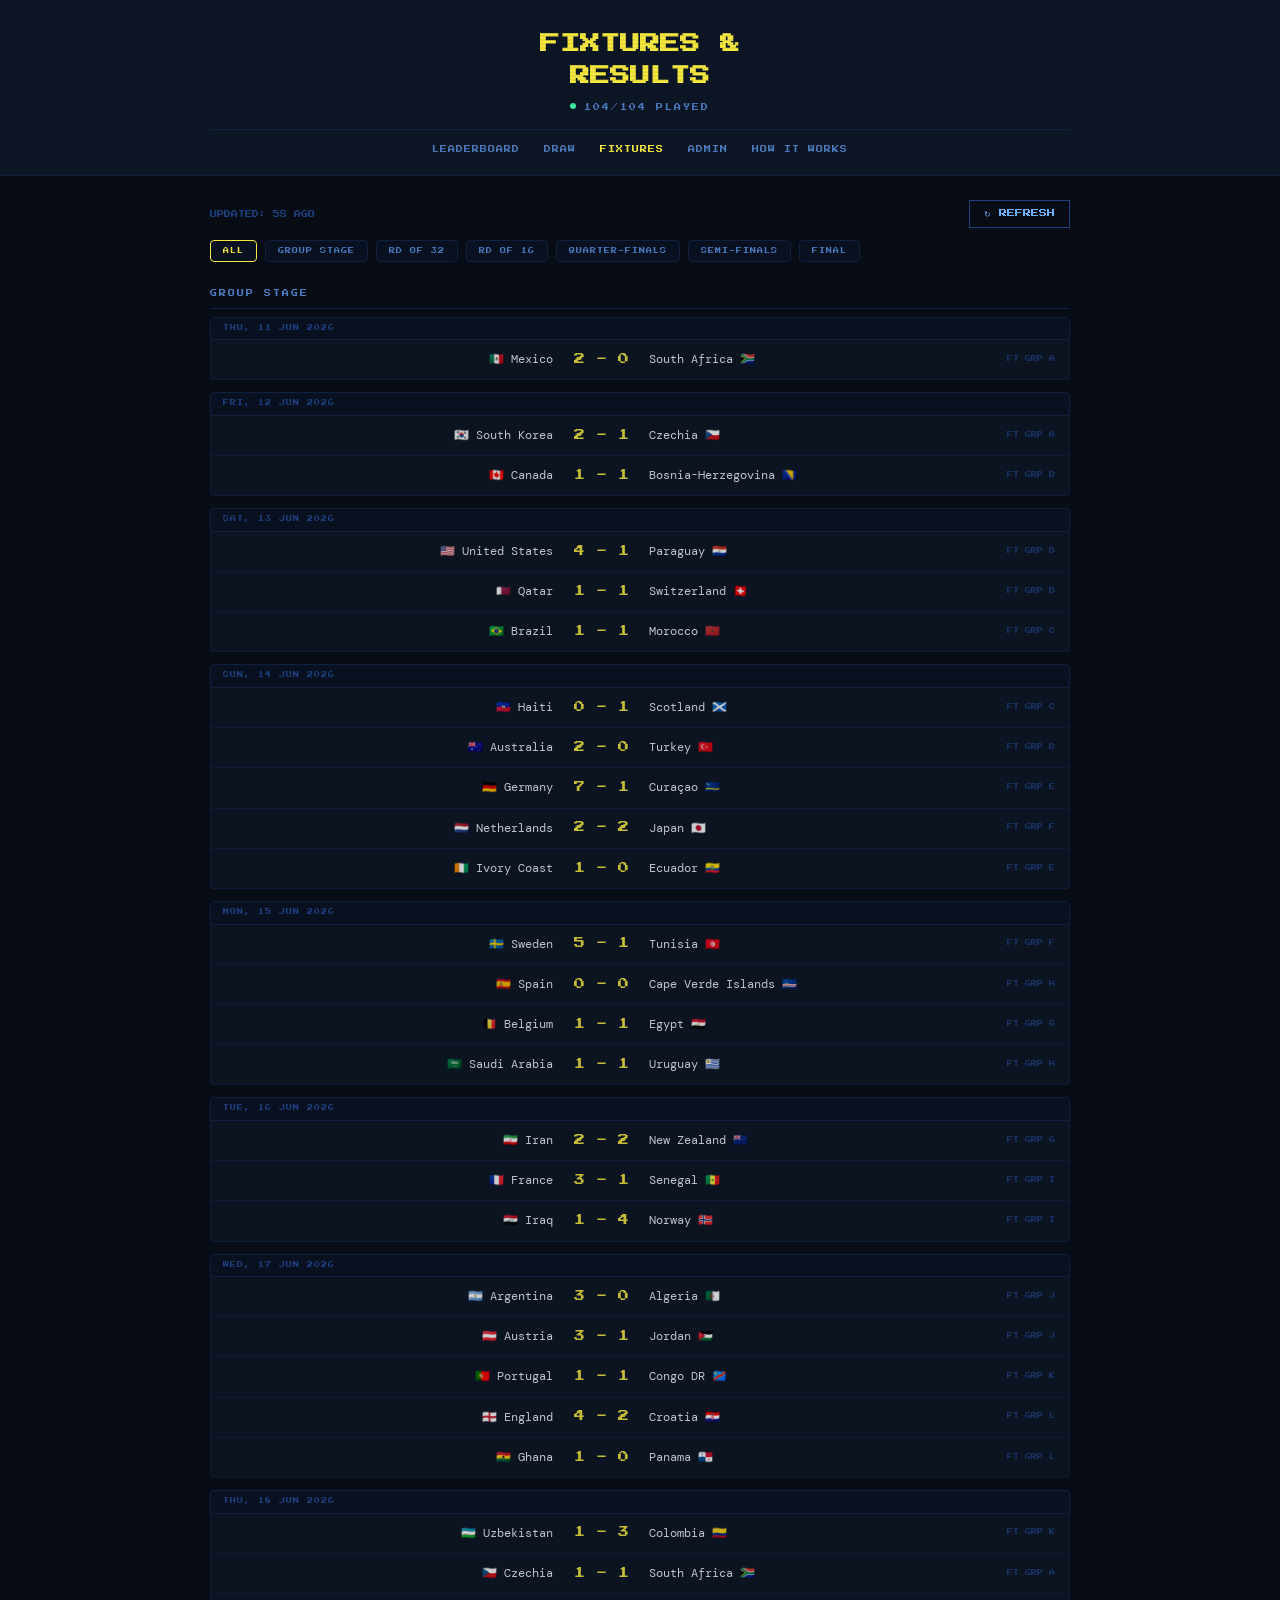
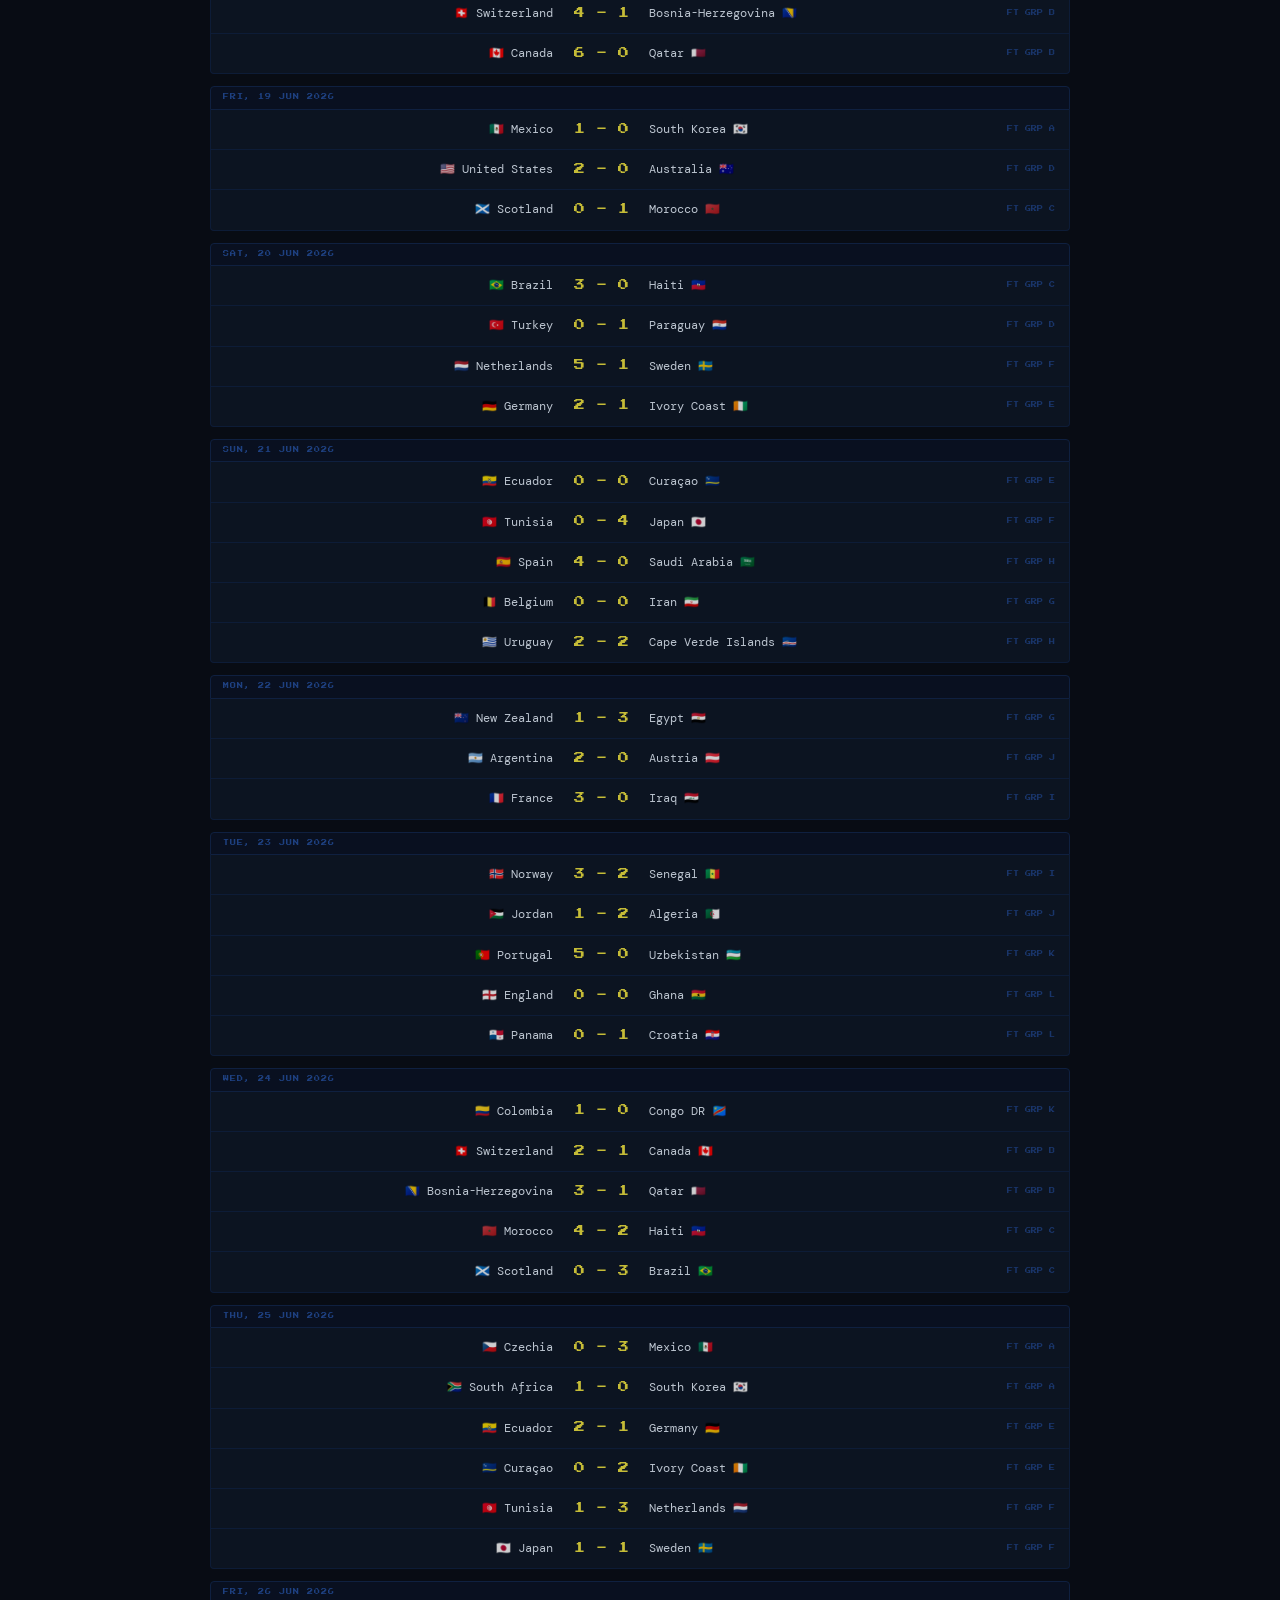
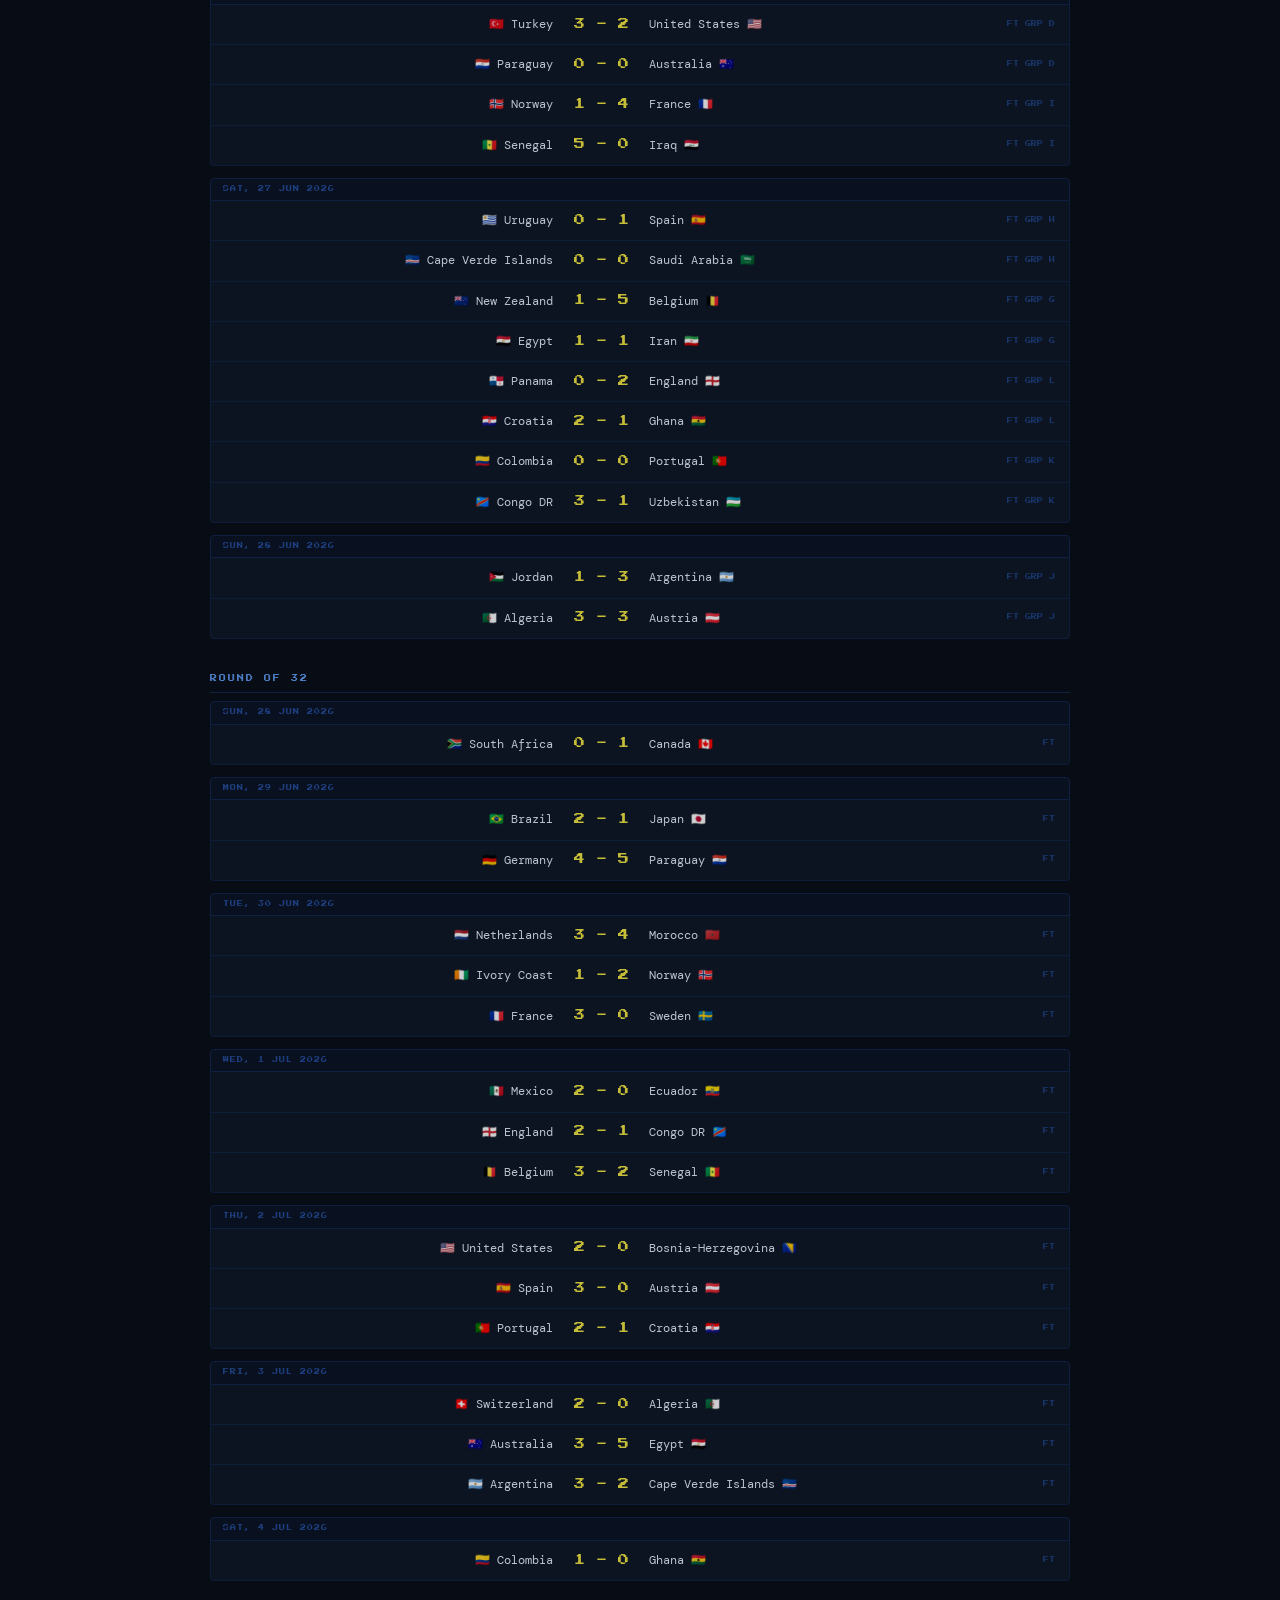
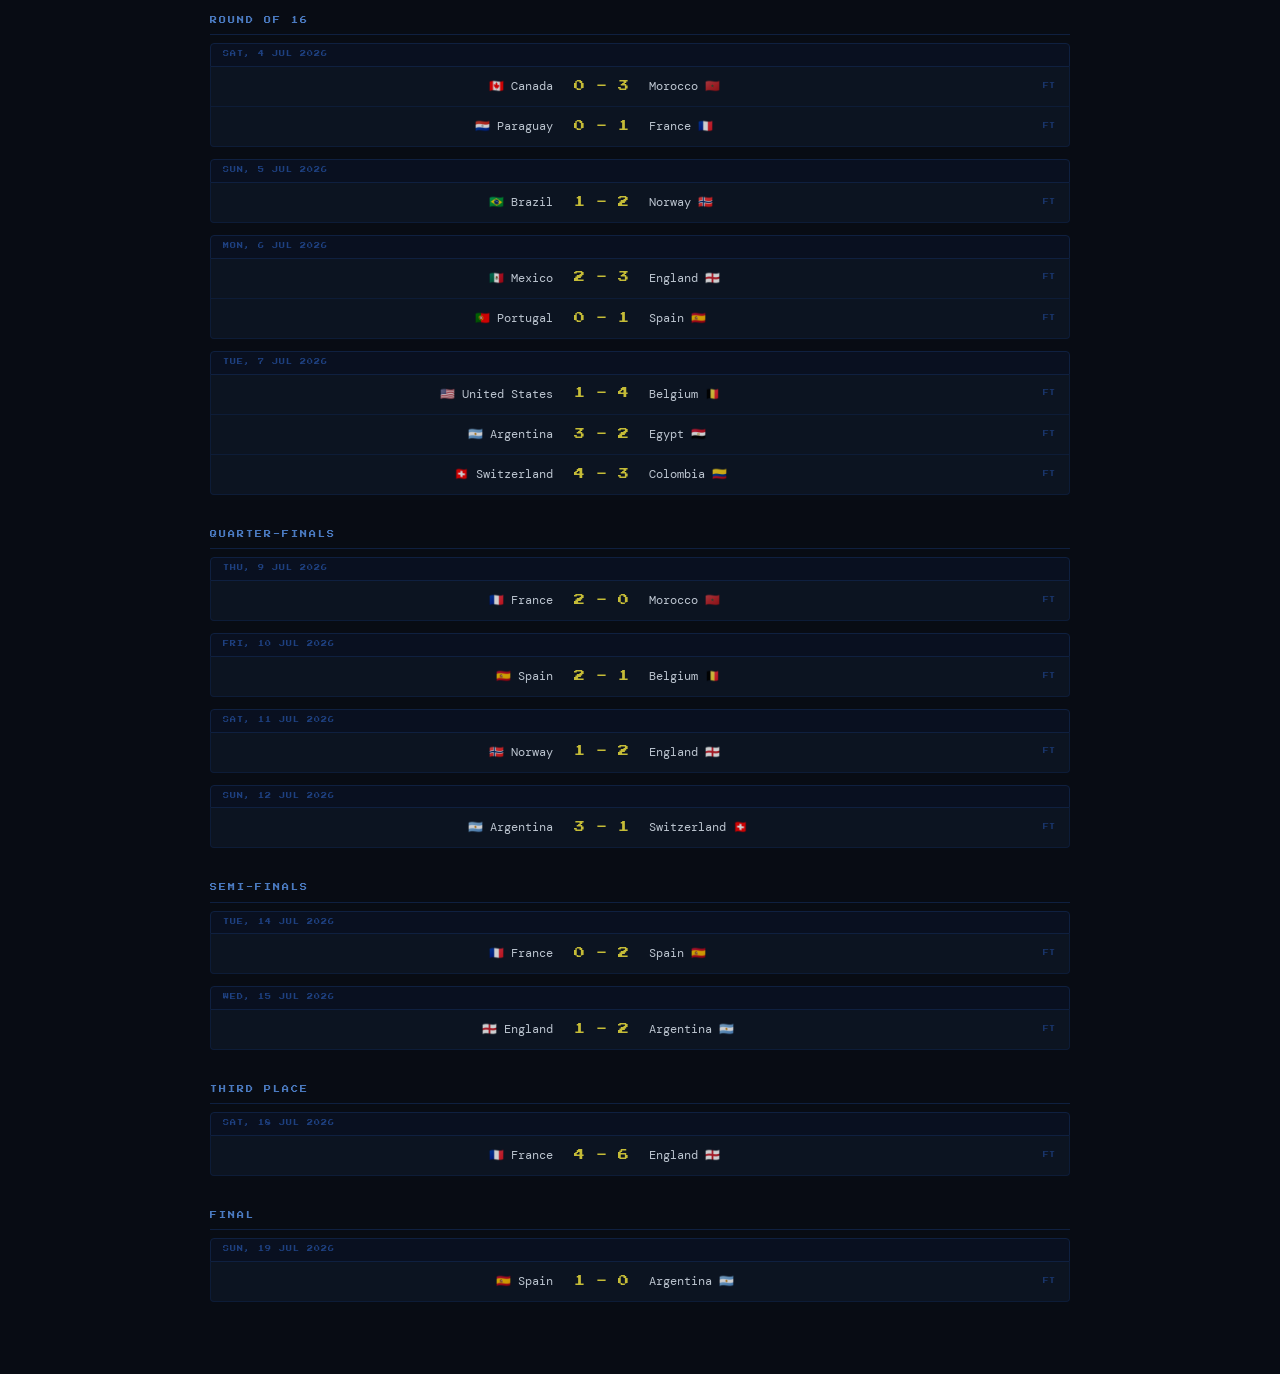
<file: fixtures.html>
<!DOCTYPE html>
<html lang="en">
<head>
  <meta charset="UTF-8">
  <meta name="viewport" content="width=device-width, initial-scale=1.0, viewport-fit=cover">
  <meta name="theme-color" content="#0a0f1a">
  <title>WC2026 Sweepstakes — Fixtures</title>
  <link rel="preconnect" href="https://fonts.googleapis.com">
  <link rel="preconnect" href="https://fonts.gstatic.com" crossorigin>
  <link href="https://fonts.googleapis.com/css2?family=Press+Start+2P&family=DM+Mono:wght@400;500&display=swap" rel="stylesheet">
  <link rel="stylesheet" href="css/style.css">
  <style>
    .stage-block { margin-bottom: 24px; }
    .stage-heading {
      font-family: var(--font-pixel);
      font-size: 7px;
      color: var(--text-muted);
      letter-spacing: 2px;
      padding: 10px 0 8px;
      border-bottom: 1px solid var(--border);
      margin-bottom: 8px;
    }
    .date-group { margin-bottom: 12px; }
    .date-label {
      font-family: var(--font-pixel);
      font-size: 6px;
      color: var(--text-dim);
      letter-spacing: 1px;
      padding: 6px 12px;
      background: var(--bg-row);
      border: 1px solid var(--border);
      border-radius: var(--radius) var(--radius) 0 0;
      display: block;
    }
    .fixture {
      display: grid;
      grid-template-columns: 1fr 80px 1fr 70px;
      align-items: center;
      gap: 8px;
      padding: 10px 14px;
      background: var(--bg-card);
      border: 1px solid var(--border);
      border-top: none;
      font-size: 12px;
    }
    .fixture:last-child { border-radius: 0 0 var(--radius) var(--radius); }
    .fixture.live { border-left: 3px solid var(--teal); background: rgba(64,224,160,.04); }
    .fixture.finished { opacity: .8; }

    .team-name { font-family: var(--font-mono); color: var(--text-primary); }
    .team-name.home { text-align: right; }
    .team-name.away { text-align: left; }

    .score-box {
      text-align: center;
      font-family: var(--font-pixel);
      font-size: 11px;
      color: var(--yellow);
      white-space: nowrap;
    }
    .score-box.upcoming { font-size: 9px; color: var(--text-dim); }
    .score-box.live { color: var(--teal); }

    .fixture-meta {
      font-family: var(--font-pixel);
      font-size: 6px;
      color: var(--text-dim);
      text-align: right;
      white-space: nowrap;
    }
    .live-badge {
      display: inline-block;
      font-family: var(--font-pixel);
      font-size: 6px;
      color: var(--teal);
      border: 1px solid var(--teal);
      padding: 2px 5px;
      animation: blink 1.2s step-end infinite;
    }

    .filter-bar {
      display: flex; gap: 8px; margin-bottom: 16px; flex-wrap: wrap;
    }
    .filter-btn {
      font-family: var(--font-pixel);
      font-size: 6px;
      padding: 7px 12px;
      background: var(--bg-row);
      border: 1px solid var(--border);
      color: var(--text-muted);
      cursor: pointer;
      border-radius: var(--radius);
      letter-spacing: 1px;
    }
    .filter-btn.active, .filter-btn:hover {
      border-color: var(--yellow);
      color: var(--yellow);
    }
  </style>
</head>
<body>

<header class="site-header scanline">
  <div class="container">
    <h1 class="site-title">FIXTURES &<br>RESULTS</h1>
    <p class="site-meta"><span class="live-dot"></span><span id="header-meta">LOADING</span></p>
    <nav class="nav-links">
      <a href="index.html">LEADERBOARD</a>
      <a href="draw.html">DRAW</a>
      <a href="fixtures.html" class="active">FIXTURES</a>

      <a href="admin.html">ADMIN</a>
      <a href="how-it-works.html">HOW IT WORKS</a>
    </nav>
  </div>
</header>

<main class="container">

  <div id="error-banner"></div>

  <div class="meta-bar">
    <span class="meta-info" id="last-updated">UPDATED: —</span>
    <div class="meta-actions">
      <button class="btn-ghost" id="refresh-btn">↻ REFRESH</button>
    </div>
  </div>

  <div class="filter-bar" id="filter-bar">
    <button class="filter-btn active" data-stage="ALL">ALL</button>
    <button class="filter-btn" data-stage="GROUP_STAGE">GROUP STAGE</button>
    <button class="filter-btn" data-stage="LAST_32">RD OF 32</button>
    <button class="filter-btn" data-stage="LAST_16">RD OF 16</button>
    <button class="filter-btn" data-stage="QUARTER_FINALS">QUARTER-FINALS</button>
    <button class="filter-btn" data-stage="SEMI_FINALS">SEMI-FINALS</button>
    <button class="filter-btn" data-stage="FINAL">FINAL</button>
  </div>

  <div id="fixtures-container">
    <p style="font-family:var(--font-pixel);font-size:8px;color:var(--text-dim);padding:40px 0;text-align:center">LOADING FIXTURES...</p>
  </div>

</main>

<script src="js/config.js"></script>
<script src="js/teams.js"></script>
<script src="js/api.js"></script>
<script src="js/fixtures.js"></script>
</body>
</html>
</file>
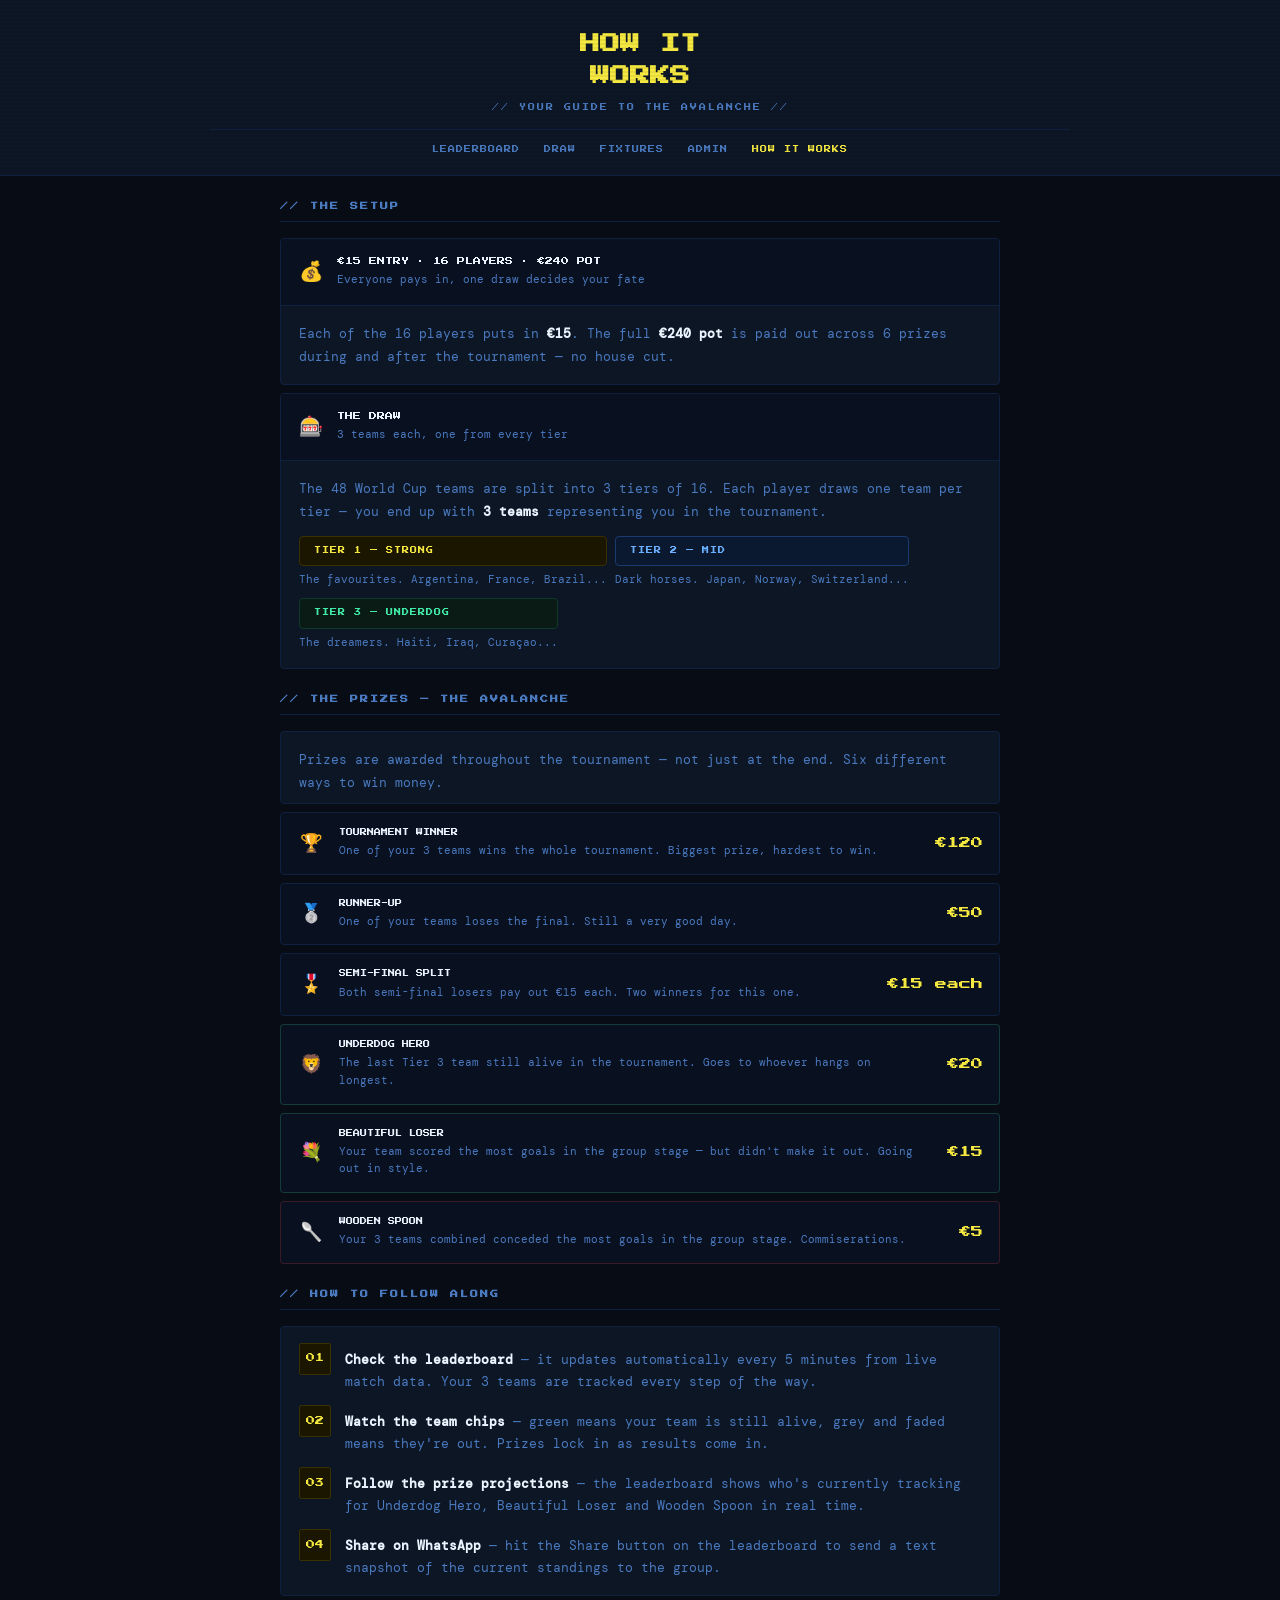
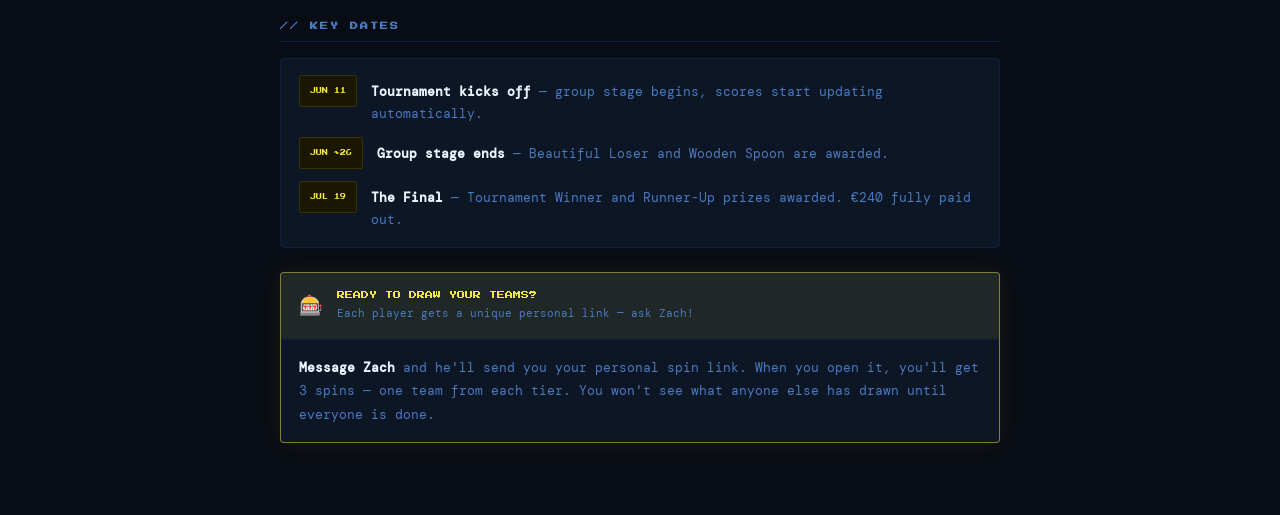
<file: how-it-works.html>
<!DOCTYPE html>
<html lang="en">
<head>
  <meta charset="UTF-8">
  <meta name="viewport" content="width=device-width, initial-scale=1.0, viewport-fit=cover">
  <meta name="theme-color" content="#0a0f1a">
  <title>WC2026 Sweepstakes — How It Works</title>
  <link rel="preconnect" href="https://fonts.googleapis.com">
  <link rel="preconnect" href="https://fonts.gstatic.com" crossorigin>
  <link href="https://fonts.googleapis.com/css2?family=Press+Start+2P&family=DM+Mono:wght@400;500&display=swap" rel="stylesheet">
  <link rel="stylesheet" href="css/style.css">
  <style>
    .how-section { margin-bottom: 24px; }
    .how-section h2 {
      font-family: var(--font-pixel);
      font-size: 8px;
      color: var(--text-muted);
      letter-spacing: 2px;
      margin-bottom: 16px;
      padding-bottom: 8px;
      border-bottom: 1px solid var(--border);
    }
    .how-block {
      background: var(--bg-card);
      border: 1px solid var(--border);
      border-radius: var(--radius);
      margin-bottom: 8px;
      overflow: hidden;
    }
    .how-block-header {
      display: flex;
      align-items: center;
      gap: 14px;
      padding: 16px 18px;
      background: var(--bg-row);
      border-bottom: 1px solid var(--border);
    }
    .how-icon { font-size: 1.4rem; flex-shrink: 0; }
    .how-title { font-family: var(--font-pixel); font-size: 8px; color: var(--text-primary); }
    .how-subtitle { font-size: 11px; color: var(--text-muted); margin-top: 3px; }
    .how-body { padding: 16px 18px; font-size: 13px; color: var(--text-muted); line-height: 1.8; }
    .how-body strong { color: var(--text-primary); font-family: var(--font-mono); }
    .how-body .highlight { color: var(--yellow); font-family: var(--font-pixel); font-size: 9px; }

    /* Prize grid */
    .prize-grid { display: grid; gap: 8px; }
    .prize-card {
      display: grid;
      grid-template-columns: 2rem 1fr auto;
      align-items: center;
      gap: 14px;
      padding: 14px 16px;
      background: var(--bg-row);
      border: 1px solid var(--border);
      border-radius: var(--radius);
    }
    .prize-card-icon { font-size: 1.3rem; text-align: center; }
    .prize-card-name { font-family: var(--font-pixel); font-size: 7px; color: var(--text-primary); margin-bottom: 4px; }
    .prize-card-desc { font-size: 11px; color: var(--text-muted); }
    .prize-card-amt { font-family: var(--font-pixel); font-size: 12px; color: var(--yellow); white-space: nowrap; }

    /* Tier chips */
    .tier-chips { display: flex; gap: 8px; flex-wrap: wrap; margin-top: 12px; }
    .tier-chip {
      padding: 8px 14px;
      border-radius: var(--radius);
      font-family: var(--font-pixel);
      font-size: 7px;
      letter-spacing: 1px;
    }
    .tier-chip--1 { background: #1a1600; border: 1px solid #3a3000; color: var(--yellow); }
    .tier-chip--2 { background: #0a1830; border: 1px solid #1a3a70; color: var(--blue); }
    .tier-chip--3 { background: #0a1a14; border: 1px solid #0f3a2a; color: var(--teal); }
    .tier-chip-desc { font-size: 11px; color: var(--text-muted); margin-top: 4px; }

    /* Steps */
    .steps { display: flex; flex-direction: column; gap: 12px; }
    .step { display: flex; gap: 14px; align-items: flex-start; }
    .step-num {
      font-family: var(--font-pixel);
      font-size: 9px;
      color: var(--yellow);
      background: #1a1600;
      border: 1px solid #3a3000;
      width: 32px; height: 32px;
      display: flex; align-items: center; justify-content: center;
      flex-shrink: 0;
      border-radius: 2px;
    }
    .step-text { font-size: 13px; color: var(--text-muted); padding-top: 6px; line-height: 1.7; }
    .step-text strong { color: var(--text-primary); }
  </style>
</head>
<body>

<header class="site-header scanline">
  <div class="container">
    <h1 class="site-title">HOW IT<br>WORKS</h1>
    <p class="site-meta">// YOUR GUIDE TO THE AVALANCHE //</p>
    <nav class="nav-links">
      <a href="index.html">LEADERBOARD</a>
      <a href="draw.html">DRAW</a>
      <a href="fixtures.html">FIXTURES</a>
      <a href="admin.html">ADMIN</a>
      <a href="how-it-works.html" class="active">HOW IT WORKS</a>
    </nav>
  </div>
</header>

<main class="container" style="max-width:760px">

  <!-- The Setup -->
  <div class="how-section">
    <h2>// THE SETUP</h2>

    <div class="how-block">
      <div class="how-block-header">
        <span class="how-icon">💰</span>
        <div>
          <div class="how-title">€15 ENTRY · 16 PLAYERS · €240 POT</div>
          <div class="how-subtitle">Everyone pays in, one draw decides your fate</div>
        </div>
      </div>
      <div class="how-body">
        Each of the 16 players puts in <strong>€15</strong>. The full <strong>€240 pot</strong> is paid out across 6 prizes during and after the tournament — no house cut.
      </div>
    </div>

    <div class="how-block">
      <div class="how-block-header">
        <span class="how-icon">🎰</span>
        <div>
          <div class="how-title">THE DRAW</div>
          <div class="how-subtitle">3 teams each, one from every tier</div>
        </div>
      </div>
      <div class="how-body">
        The 48 World Cup teams are split into 3 tiers of 16. Each player draws one team per tier — you end up with <strong>3 teams</strong> representing you in the tournament.
        <div class="tier-chips">
          <div>
            <div class="tier-chip tier-chip--1">TIER 1 — STRONG</div>
            <div class="tier-chip-desc">The favourites. Argentina, France, Brazil...</div>
          </div>
          <div>
            <div class="tier-chip tier-chip--2">TIER 2 — MID</div>
            <div class="tier-chip-desc">Dark horses. Japan, Norway, Switzerland...</div>
          </div>
          <div>
            <div class="tier-chip tier-chip--3">TIER 3 — UNDERDOG</div>
            <div class="tier-chip-desc">The dreamers. Haiti, Iraq, Curaçao...</div>
          </div>
        </div>
      </div>
    </div>
  </div>

  <!-- The Prizes -->
  <div class="how-section">
    <h2>// THE PRIZES — THE AVALANCHE</h2>

    <div class="how-block">
      <div class="how-body" style="padding-bottom:8px">
        Prizes are awarded throughout the tournament — not just at the end. Six different ways to win money.
      </div>
    </div>

    <div class="prize-grid">
      <div class="prize-card">
        <span class="prize-card-icon">🏆</span>
        <div>
          <div class="prize-card-name">TOURNAMENT WINNER</div>
          <div class="prize-card-desc">One of your 3 teams wins the whole tournament. Biggest prize, hardest to win.</div>
        </div>
        <span class="prize-card-amt">€120</span>
      </div>

      <div class="prize-card">
        <span class="prize-card-icon">🥈</span>
        <div>
          <div class="prize-card-name">RUNNER-UP</div>
          <div class="prize-card-desc">One of your teams loses the final. Still a very good day.</div>
        </div>
        <span class="prize-card-amt">€50</span>
      </div>

      <div class="prize-card">
        <span class="prize-card-icon">🎖️</span>
        <div>
          <div class="prize-card-name">SEMI-FINAL SPLIT</div>
          <div class="prize-card-desc">Both semi-final losers pay out €15 each. Two winners for this one.</div>
        </div>
        <span class="prize-card-amt">€15 each</span>
      </div>

      <div class="prize-card" style="border-color:rgba(64,224,160,.2)">
        <span class="prize-card-icon">🦁</span>
        <div>
          <div class="prize-card-name">UNDERDOG HERO</div>
          <div class="prize-card-desc">The last Tier 3 team still alive in the tournament. Goes to whoever hangs on longest.</div>
        </div>
        <span class="prize-card-amt">€20</span>
      </div>

      <div class="prize-card" style="border-color:rgba(64,224,160,.2)">
        <span class="prize-card-icon">💐</span>
        <div>
          <div class="prize-card-name">BEAUTIFUL LOSER</div>
          <div class="prize-card-desc">Your team scored the most goals in the group stage — but didn't make it out. Going out in style.</div>
        </div>
        <span class="prize-card-amt">€15</span>
      </div>

      <div class="prize-card" style="border-color:rgba(255,64,64,.2)">
        <span class="prize-card-icon">🥄</span>
        <div>
          <div class="prize-card-name">WOODEN SPOON</div>
          <div class="prize-card-desc">Your 3 teams combined conceded the most goals in the group stage. Commiserations.</div>
        </div>
        <span class="prize-card-amt">€5</span>
      </div>
    </div>
  </div>

  <!-- How to follow -->
  <div class="how-section">
    <h2>// HOW TO FOLLOW ALONG</h2>

    <div class="how-block">
      <div class="how-body">
        <div class="steps">
          <div class="step">
            <div class="step-num">01</div>
            <div class="step-text"><strong>Check the leaderboard</strong> — it updates automatically every 5 minutes from live match data. Your 3 teams are tracked every step of the way.</div>
          </div>
          <div class="step">
            <div class="step-num">02</div>
            <div class="step-text"><strong>Watch the team chips</strong> — green means your team is still alive, grey and faded means they're out. Prizes lock in as results come in.</div>
          </div>
          <div class="step">
            <div class="step-num">03</div>
            <div class="step-text"><strong>Follow the prize projections</strong> — the leaderboard shows who's currently tracking for Underdog Hero, Beautiful Loser and Wooden Spoon in real time.</div>
          </div>
          <div class="step">
            <div class="step-num">04</div>
            <div class="step-text"><strong>Share on WhatsApp</strong> — hit the Share button on the leaderboard to send a text snapshot of the current standings to the group.</div>
          </div>
        </div>
      </div>
    </div>
  </div>

  <!-- Key dates -->
  <div class="how-section">
    <h2>// KEY DATES</h2>
    <div class="how-block">
      <div class="how-body">
        <div class="steps">
          <div class="step">
            <div class="step-num" style="font-size:6px;width:auto;padding:0 10px">JUN 11</div>
            <div class="step-text"><strong>Tournament kicks off</strong> — group stage begins, scores start updating automatically.</div>
          </div>
          <div class="step">
            <div class="step-num" style="font-size:6px;width:auto;padding:0 10px">JUN ~26</div>
            <div class="step-text"><strong>Group stage ends</strong> — Beautiful Loser and Wooden Spoon are awarded.</div>
          </div>
          <div class="step">
            <div class="step-num" style="font-size:6px;width:auto;padding:0 10px">JUL 19</div>
            <div class="step-text"><strong>The Final</strong> — Tournament Winner and Runner-Up prizes awarded. €240 fully paid out.</div>
          </div>
        </div>
      </div>
    </div>
  </div>

  <!-- Ready to draw callout -->
  <div class="how-block" style="margin-bottom:24px;border-color:rgba(245,232,64,.5);box-shadow:0 0 24px rgba(245,232,64,.08)">
    <div class="how-block-header" style="background:rgba(245,232,64,.08)">
      <span class="how-icon">🎰</span>
      <div>
        <div class="how-title" style="color:var(--yellow)">READY TO DRAW YOUR TEAMS?</div>
        <div class="how-subtitle">Each player gets a unique personal link — ask Zach!</div>
      </div>
    </div>
    <div class="how-body">
      <strong>Message Zach</strong> and he'll send you your personal spin link. When you open it, you'll get 3 spins — one team from each tier. You won't see what anyone else has drawn until everyone is done.
    </div>
  </div>

</main>

<script src="js/config.js"></script>
<script src="js/teams.js"></script>
</body>
</html>
</file>
<file: css/style.css>
@import url('https://fonts.googleapis.com/css2?family=Press+Start+2P&family=DM+Mono:wght@400;500&display=swap');

/* ─── Variables ───────────────────────────────────────────────────── */
:root {
  --bg-page:       #080c14;
  --bg-card:       #0d1625;
  --bg-row:        #091020;
  --bg-row-alt:    #0b1422;
  --border:        #0f2040;
  --border-active: #1e4080;

  --yellow: #f5e840;
  --blue:   #6ab0ff;
  --teal:   #40eca8;
  --red:    #ff4444;
  --muted:  #4a7ac0;
  --dimmed: #1e4080;

  --text-primary:   #eaf4ff;
  --text-secondary: #6ab0ff;
  --text-muted:     #4a7ac0;
  --text-dim:       #1e4080;

  --font-pixel: 'Press Start 2P', monospace;
  --font-mono:  'DM Mono', monospace;
  --radius: 4px;
}

/* ─── Reset ───────────────────────────────────────────────────────── */
*, *::before, *::after { box-sizing: border-box; margin: 0; padding: 0; }
html { font-size: 14px; }
body {
  background: var(--bg-page);
  color: var(--text-primary);
  font-family: var(--font-mono);
  line-height: 1.6;
  min-height: 100vh;
  padding-bottom: calc(48px + env(safe-area-inset-bottom));
}
a { color: var(--blue); text-decoration: none; }
a:hover { color: var(--yellow); }

/* ─── Animations ──────────────────────────────────────────────────── */
@keyframes blink { 0%,100%{opacity:1} 50%{opacity:0} }
.blink { animation: blink 1s step-end infinite; }

/* ─── Scanline ────────────────────────────────────────────────────── */
.scanline { position: relative; }
.scanline::after {
  content: '';
  position: absolute; inset: 0;
  background: repeating-linear-gradient(
    0deg, transparent, transparent 2px,
    rgba(0,0,0,0.06) 2px, rgba(0,0,0,0.06) 4px
  );
  pointer-events: none;
  border-radius: inherit;
}

/* ─── Layout ──────────────────────────────────────────────────────── */
.container { max-width: 900px; margin: 0 auto; padding: 0 20px; }

/* ─── Site Header ─────────────────────────────────────────────────── */
.site-header {
  background: var(--bg-card);
  border-bottom: 1px solid var(--border);
  padding: calc(28px + env(safe-area-inset-top)) 0 20px;
  margin-bottom: 24px;
  text-align: center;
}
.site-title {
  font-family: var(--font-pixel);
  font-size: clamp(14px, 3vw, 20px);
  color: var(--yellow);
  line-height: 1.6;
  margin-bottom: 10px;
}
.site-meta {
  font-family: var(--font-pixel);
  font-size: 7px;
  color: var(--text-muted);
  letter-spacing: 2px;
  margin-bottom: 16px;
}
.live-dot {
  display: inline-block;
  width: 6px; height: 6px;
  background: var(--teal);
  border-radius: 50%;
  margin-right: 8px;
  animation: blink 1.2s step-end infinite;
  vertical-align: 2px;
}
.nav-links {
  display: flex; justify-content: center; gap: 24px;
  border-top: 1px solid var(--border);
  padding-top: 14px; margin-top: 4px;
}
.nav-links a {
  font-family: var(--font-pixel);
  font-size: 7px;
  color: var(--text-muted);
  letter-spacing: 1px;
}
.nav-links a:hover, .nav-links a.active { color: var(--yellow); }

/* ─── Stat cards ──────────────────────────────────────────────────── */
.stat-grid {
  display: grid;
  grid-template-columns: repeat(auto-fit, minmax(100px, 1fr));
  gap: 8px;
  margin-bottom: 16px;
}
.stat-card {
  background: var(--bg-row);
  border: 1px solid var(--border);
  border-radius: var(--radius);
  padding: 14px;
}
.stat-label {
  font-family: var(--font-pixel);
  font-size: 6px;
  color: var(--text-muted);
  letter-spacing: 1px;
  margin-bottom: 8px;
}
.stat-value {
  font-family: var(--font-pixel);
  font-size: 16px;
  color: var(--yellow);
}
.stat-value.blue { color: var(--blue); font-size: 10px; }
.stat-value.teal { color: var(--teal); }

/* ─── Cards / Panels ──────────────────────────────────────────────── */
.card {
  background: var(--bg-card);
  border: 1px solid var(--border);
  border-radius: var(--radius);
  padding: 20px;
  margin-bottom: 16px;
}
.panel-title {
  font-family: var(--font-pixel);
  font-size: 7px;
  color: var(--text-muted);
  letter-spacing: 2px;
  margin-bottom: 14px;
  padding-bottom: 10px;
  border-bottom: 1px solid var(--border);
}

/* ─── Buttons ─────────────────────────────────────────────────────── */
.btn {
  font-family: var(--font-pixel);
  font-size: 9px;
  background: var(--yellow);
  color: var(--bg-page);
  border: none;
  border-radius: 0;
  padding: 12px 20px;
  cursor: pointer;
  letter-spacing: 1px;
  transition: opacity .1s;
  display: inline-block;
}
.btn:hover  { opacity: .85; }
.btn:active { opacity: .7; }
.btn:disabled { opacity: .35; cursor: default; }

.btn-ghost {
  font-family: var(--font-pixel);
  font-size: 8px;
  background: transparent;
  color: var(--blue);
  border: 1px solid var(--border-active);
  padding: 8px 14px;
  cursor: pointer;
  border-radius: 0;
}
.btn-ghost:hover { background: var(--bg-row); }

.btn-danger { background: var(--red); color: #fff; }
.btn-whatsapp { background: #25d366; color: #fff; }
.btn-spin {
  font-size: 14px;
  padding: 18px 40px;
  letter-spacing: 3px;
  box-shadow: 0 0 30px rgba(240,224,64,.4);
}
.btn-spin:hover { box-shadow: 0 0 48px rgba(240,224,64,.6); }

/* ─── Inputs ──────────────────────────────────────────────────────── */
input, select, textarea {
  background: var(--bg-row);
  border: 1px solid var(--border);
  color: var(--text-primary);
  font-family: var(--font-mono);
  font-size: 13px;
  padding: 10px 12px;
  border-radius: var(--radius);
  width: 100%;
  outline: none;
}
input:focus, select:focus { border-color: var(--blue); }
label {
  font-family: var(--font-pixel);
  font-size: 7px;
  color: var(--text-muted);
  display: block;
  margin-bottom: 6px;
  letter-spacing: 1px;
}
@keyframes shake { 0%,100%{transform:translateX(0)} 25%,75%{transform:translateX(-5px)} 50%{transform:translateX(5px)} }
.shake { animation: shake .35s ease; }

/* ─── Badges ──────────────────────────────────────────────────────── */
.badge {
  font-family: var(--font-pixel);
  font-size: 6px;
  padding: 3px 7px;
  border-radius: 2px;
  letter-spacing: .5px;
}
.badge-yellow { background: #1a1600; color: var(--yellow); border: 1px solid #3a3000; }
.badge-blue   { background: #0a1830; color: var(--blue);   border: 1px solid #1a3a70; }
.badge-teal   { background: #0a1a14; color: var(--teal);   border: 1px solid #0f3a2a; }
.badge-red    { background: #1a0a0a; color: var(--red);    border: 1px solid #3a1010; }
.badge-muted  { background: var(--bg-row); color: var(--text-muted); border: 1px solid var(--border); }

/* ─── Leaderboard ─────────────────────────────────────────────────── */
.lb-row {
  display: grid;
  grid-template-columns: 28px 1fr 160px 64px;
  align-items: center;
  gap: 10px;
  padding: 10px 14px;
  background: var(--bg-row);
  border: 1px solid var(--border);
  border-radius: var(--radius);
  margin-bottom: 4px;
  transition: border-color .15s;
}
.lb-row:hover { border-color: var(--border-active); }
.lb-row.rank-1 { border-color: #3a3000; background: #0c1208; }
.lb-row.rank-2 { border-color: #0a1830; }

.lb-rank { font-family: var(--font-pixel); font-size: 9px; color: var(--text-dim); }
.lb-rank.gold { color: var(--yellow); }

.lb-name-col { min-width: 0; }
.lb-name {
  font-family: var(--font-pixel);
  font-size: 9px;
  color: var(--text-primary);
  display: block;
  white-space: nowrap;
  overflow: hidden;
  text-overflow: ellipsis;
}
.lb-badges { display: flex; gap: 4px; margin-top: 5px; flex-wrap: wrap; }

.lb-teams { font-family: var(--font-mono); font-size: 11px; color: var(--text-muted); }
.lb-teams .alive      { color: #fff; }
.lb-teams .eliminated { color: var(--text-dim); opacity: .55; text-decoration: none; }

.lb-bar-wrap { height: 4px; background: var(--border); border-radius: 2px; overflow: hidden; }
.lb-bar      { height: 100%; background: var(--teal); border-radius: 2px; transition: width .5s; }
.lb-bar.rank-2   { background: var(--blue); }
.lb-bar.rank-3   { background: var(--muted); }
.lb-bar.rank-low { background: var(--dimmed); }

.lb-score { font-family: var(--font-pixel); font-size: 11px; color: var(--text-dim); text-align: right; }
.lb-score.rank-1 { color: var(--yellow); }
.lb-score.rank-2 { color: var(--blue); }
.lb-score.rank-3 { color: var(--muted); }

/* ─── Prize table ─────────────────────────────────────────────────── */
.prize-row {
  display: flex; align-items: center; gap: 12px;
  padding: 9px 14px;
  border-bottom: 1px solid var(--border);
  font-size: 12px;
}
.prize-row:last-child { border-bottom: none; }
.prize-name  { flex: 1; color: var(--text-primary); }
.prize-desc  { flex: 2; color: var(--text-muted); font-size: 11px; }
.prize-amt   { font-family: var(--font-pixel); font-size: 10px; color: var(--yellow); min-width: 44px; text-align: right; }
.prize-winner { font-family: var(--font-pixel); font-size: 7px; color: var(--text-muted); min-width: 80px; text-align: right; }
.prize-row.won .prize-winner { color: var(--yellow); }
.prize-row.pending .prize-winner { color: var(--teal); }

/* ─── Meta / footer bar ───────────────────────────────────────────── */
.meta-bar {
  display: flex; align-items: center; justify-content: space-between;
  gap: 12px; margin-bottom: 12px; flex-wrap: wrap;
}
.meta-info { font-family: var(--font-pixel); font-size: 7px; color: var(--text-dim); }
.meta-actions { display: flex; gap: 8px; }

/* ─── Error / status ──────────────────────────────────────────────── */
#error-banner {
  display: none; padding: 10px 14px; margin-bottom: 12px;
  background: rgba(255,64,64,.08); border: 1px solid var(--red);
  font-size: 11px; border-radius: var(--radius);
}
.status-msg {
  padding: 10px 14px; margin-bottom: 12px;
  border: 1px solid var(--border); font-size: 11px;
  border-radius: var(--radius);
}
.status-msg--success { border-color: var(--teal); background: rgba(64,224,160,.06); }
.status-msg--error   { border-color: var(--red);  background: rgba(255,64,64,.06); }
.status-msg--warn    { border-color: var(--yellow); background: rgba(240,224,64,.06); }

/* ─── Draw page ───────────────────────────────────────────────────── */
.draw-layout { display: grid; grid-template-columns: 1fr 300px; gap: 20px; align-items: start; }
@media (max-width: 760px) { .draw-layout { grid-template-columns: 1fr; } }

.wheel-section { display: flex; flex-direction: column; align-items: center; gap: 18px; }
canvas#wheel-canvas { border: 1px solid var(--border); max-width: 100%; }

.current-label { text-align: center; }
.current-label h2 { font-family: var(--font-pixel); font-size: clamp(10px, 2vw, 14px); color: var(--yellow); margin-bottom: 8px; }

.tier-tag {
  font-family: var(--font-pixel); font-size: 7px;
  padding: 5px 12px; letter-spacing: 1px; border-radius: 2px;
}
.tier-tag--1 { background: #1a1600; color: var(--yellow); border: 1px solid #3a3000; }
.tier-tag--2 { background: #0a1830; color: var(--blue);   border: 1px solid #1a3a70; }
.tier-tag--3 { background: #0a1a14; color: var(--teal);   border: 1px solid #0f3a2a; }

.insert-coin {
  font-family: var(--font-pixel);
  font-size: 12px;
  color: var(--yellow);
  letter-spacing: 3px;
  animation: blink 1s step-end infinite;
}

.auth-row { display: flex; gap: 8px; }
.auth-row input { max-width: 200px; }

.result-banner {
  position: fixed; top: 18%; left: 50%;
  transform: translateX(-50%) scale(.88);
  background: var(--yellow); color: var(--bg-page);
  font-family: var(--font-pixel); font-size: clamp(9px, 2vw, 14px);
  padding: 20px 36px;
  border: 4px solid var(--bg-page);
  opacity: 0; transition: opacity .2s, transform .2s;
  pointer-events: none; z-index: 999;
  box-shadow: 0 0 60px rgba(240,224,64,.6);
  text-align: center;
}
.result-banner.visible { opacity: 1; transform: translateX(-50%) scale(1); }

/* Progress bar (draw page) */
.progress-wrap { background: var(--border); height: 3px; margin: 6px 0; border-radius: 2px; }
.progress-bar  { background: var(--yellow); height: 100%; border-radius: 2px; transition: width .4s; }

/* Draw log */
.draw-log-panel { max-height: 70vh; overflow-y: auto; }
.log-row { padding: 10px 0; border-bottom: 1px solid var(--border); }
.log-row:last-child { border: none; }
.log-row strong { font-family: var(--font-pixel); font-size: 7px; color: var(--text-primary); }
.log-row--done strong { color: var(--teal); }
.chips { display: flex; flex-wrap: wrap; gap: 5px; margin-top: 7px; }
.chip { font-family: var(--font-mono); font-size: 11px; padding: 2px 8px; border: 1px solid var(--border); border-radius: 2px; }
.chip--t1 { color: var(--yellow); border-color: #3a3000; background: #1a1600; }
.chip--t2 { color: var(--blue);   border-color: #1a3a70; background: #0a1830; }
.chip--t3 { color: var(--teal);   border-color: #0f3a2a; background: #0a1a14; }
.chip--empty { color: var(--text-dim); }

/* ─── Admin page ──────────────────────────────────────────────────── */
.auth-gate { max-width: 400px; margin: 80px auto; text-align: center; }
.auth-gate h2 { font-family: var(--font-pixel); font-size: 11px; color: var(--yellow); margin-bottom: 16px; }
.input-row { display: flex; gap: 8px; margin-top: 12px; }
#auth-error { font-family: var(--font-pixel); font-size: 7px; color: var(--red); margin-top: 8px; }

.player-inputs-grid { display: grid; grid-template-columns: repeat(auto-fill, minmax(200px, 1fr)); gap: 8px; }
.player-input-row { display: flex; align-items: center; gap: 8px; }
.player-input-row .num { font-family: var(--font-pixel); font-size: 7px; color: var(--text-dim); width: 20px; flex-shrink: 0; }

.special-prize-row {
  display: flex; align-items: flex-start; justify-content: space-between;
  gap: 16px; padding: 14px 0; border-bottom: 1px solid var(--border); flex-wrap: wrap;
}
.sp-meta { display: flex; gap: 12px; align-items: flex-start; flex: 1; }
.sp-icon { font-size: 1.2rem; }
.sp-label { font-family: var(--font-pixel); font-size: 7px; color: var(--text-primary); margin-bottom: 4px; }
.sp-desc  { font-size: 11px; color: var(--text-muted); }
.sp-winner{ font-family: var(--font-pixel); font-size: 6px; color: var(--yellow); margin-top: 4px; }
.sp-actions { display: flex; gap: 8px; align-items: center; flex-wrap: wrap; }
.sp-actions select { width: auto; min-width: 150px; }

.admin-msg { padding: 10px 14px; font-size: 11px; margin-bottom: 12px; border: 1px solid; border-radius: var(--radius); }
.admin-msg--success { border-color: var(--teal); background: rgba(64,224,160,.06); }
.admin-msg--error   { border-color: var(--red);  background: rgba(255,64,64,.06); }
.admin-msg--info    { border-color: var(--blue);  background: rgba(96,160,255,.06); }

.danger-zone-card { border-color: var(--red) !important; }
.danger-title { color: var(--red) !important; }

/* ─── Payout banner ──────────────────────────────────────────────── */
.payout-banner {
  position: fixed;
  top: 0; left: 0; right: 0;
  z-index: 2000;
  background: var(--yellow);
  color: var(--bg-page);
  animation: slideDown .35s cubic-bezier(.22,1,.36,1);
  box-shadow: 0 4px 40px rgba(245,232,64,.5);
}
@keyframes slideDown { from { transform: translateY(-100%); } to { transform: translateY(0); } }
@keyframes slideUp   { from { transform: translateY(0); } to { transform: translateY(-100%); } }
.payout-banner-inner {
  max-width: 900px; margin: 0 auto;
  padding: 14px 20px;
  display: flex; align-items: center; gap: 14px;
}
.payout-banner-icon { font-size: 1.8rem; flex-shrink: 0; }
.payout-banner-text { flex: 1; min-width: 0; }
.payout-banner-eyebrow {
  font-family: var(--font-pixel); font-size: 6px;
  letter-spacing: 2px; opacity: .6; display: block; margin-bottom: 4px;
}
.payout-banner-msg {
  font-family: var(--font-pixel); font-size: 9px;
  display: block; white-space: nowrap; overflow: hidden; text-overflow: ellipsis;
}
.payout-banner-amt {
  font-family: var(--font-pixel); font-size: 22px; flex-shrink: 0;
}
.payout-banner-close {
  background: none; border: none; font-size: 18px; cursor: pointer;
  color: var(--bg-page); opacity: .45; flex-shrink: 0; padding: 4px 6px; line-height: 1;
}
.payout-banner-close:hover { opacity: 1; }

/* ─── Payouts timeline ────────────────────────────────────────────── */
.payout-row {
  display: grid;
  grid-template-columns: 28px 1fr auto auto;
  align-items: center; gap: 10px;
  padding: 12px 14px;
  border-bottom: 1px solid var(--border);
}
.payout-row:last-child { border-bottom: none; }
.payout-icon { font-size: 1.1rem; text-align: center; }
.payout-info { min-width: 0; }
.payout-prize-name {
  font-family: var(--font-pixel); font-size: 7px;
  color: var(--text-primary); display: block; margin-bottom: 3px;
}
.payout-player {
  font-family: var(--font-pixel); font-size: 6px; color: var(--yellow); display: block;
}
.payout-amt {
  font-family: var(--font-pixel); font-size: 11px;
  color: var(--yellow); text-align: right; white-space: nowrap;
}

/* ─── Daily Summary Scores ────────────────────────────────────────── */
.summary-score-row {
  display: grid;
  grid-template-columns: 1fr auto 1fr;
  align-items: center;
  gap: 10px;
  padding: 10px 0;
  border-bottom: 1px solid var(--border);
}
.summary-score-row:last-child { border-bottom: none; }
.summary-score-home {
  text-align: right;
  font-family: var(--font-mono); font-size: 12px;
  color: var(--text-primary);
}
.summary-score-away {
  text-align: left;
  font-family: var(--font-mono); font-size: 12px;
  color: var(--text-primary);
}
.summary-score-result {
  font-family: var(--font-pixel); font-size: 13px;
  color: var(--yellow); text-align: center;
  background: rgba(240,224,64,.08);
  border: 1px solid rgba(240,224,64,.2);
  border-radius: 4px;
  padding: 4px 10px;
  white-space: nowrap;
}
.summary-score-label {
  font-size: 9px; color: var(--text-muted);
  text-align: center; margin-top: 3px; display: block;
  grid-column: 1 / -1;
  padding-bottom: 2px;
}

/* ─── Summary navigation ──────────────────────────────────────────── */
.summary-nav {
  display: flex; align-items: center; justify-content: space-between;
  padding: 10px 14px 14px; border-top: 1px solid var(--border);
}
.summary-nav-btn {
  background: none; border: 1px solid var(--border);
  color: var(--text-muted); font-family: var(--font-pixel);
  font-size: 7px; letter-spacing: 1px; padding: 8px 12px;
  cursor: pointer; border-radius: var(--radius);
  transition: color .15s, border-color .15s;
}
.summary-nav-btn:hover:not(:disabled) { color: var(--yellow); border-color: var(--yellow); }
.summary-nav-btn:disabled { opacity: .3; cursor: default; }
.summary-nav-pos { font-family: var(--font-pixel); font-size: 7px; color: var(--text-dim); }

/* ─── Leaderboard toggle ──────────────────────────────────────────── */
.lb-row--hidden { display: none; }
.lb-expanded .lb-row--hidden { display: grid; }
.lb-toggle-btn {
  display: block; width: 100%; margin-top: 10px;
  background: none; border: 1px solid var(--border);
  color: var(--text-muted); font-family: var(--font-pixel);
  font-size: 7px; letter-spacing: 1px; padding: 10px;
  cursor: pointer; border-radius: var(--radius);
  transition: color .15s, border-color .15s;
}
.lb-toggle-btn:hover { color: var(--yellow); border-color: var(--yellow); }

/* ─── Responsive ──────────────────────────────────────────────────── */
@media (max-width: 640px) {
  .container { padding: 0 14px; }
  .stat-grid { grid-template-columns: repeat(2, 1fr); }
  .lb-row { grid-template-columns: 24px 1fr 130px 54px; gap: 8px; }
  .lb-bar-wrap { display: none; }
  .prize-desc { display: none; }
  .prize-winner { display: none; }
  .meta-bar { flex-direction: column; align-items: stretch; gap: 8px; }
  .meta-actions { justify-content: flex-end; }
  .draw-layout { grid-template-columns: 1fr; }
}

/* ─── iPhone / narrow viewport ────────────────────────────────────── */
@media (max-width: 480px) {
  .container { padding: 0 12px; }
  .site-header { padding: calc(20px + env(safe-area-inset-top)) 0 14px; margin-bottom: 16px; }
  .site-title { font-size: 13px; }

  /* Horizontally scrollable nav — no wrapping */
  .nav-links {
    justify-content: flex-start;
    gap: 18px;
    overflow-x: auto;
    -webkit-overflow-scrolling: touch;
    scrollbar-width: none;
    padding-bottom: 2px;
    padding-left: 2px;
  }
  .nav-links::-webkit-scrollbar { display: none; }
  .nav-links a { flex-shrink: 0; white-space: nowrap; }

  /* Stat grid: strict 2-col */
  .stat-grid { grid-template-columns: repeat(2, 1fr); gap: 6px; }
  .stat-value { font-size: 14px; }
  .stat-value.blue { font-size: 9px; }

  /* Leaderboard: 2-row layout so teams wrap under name */
  .lb-row {
    grid-template-columns: 20px 1fr auto;
    grid-template-rows: auto auto;
    gap: 3px 8px;
    padding: 10px 10px;
    align-items: start;
  }
  .lb-name { font-size: 8px; }
  .lb-teams {
    grid-column: 2 / -1;
    margin-top: 3px;
    font-size: 10px;
  }

  /* Prize panel */
  .prize-row { flex-wrap: wrap; gap: 6px; padding: 9px 12px; }
  .prize-amt { min-width: auto; }

  /* Prediction cards: single column */
  .pred-grid { grid-template-columns: 1fr !important; }

  /* Buttons: big enough for thumbs */
  .btn { min-height: 44px; }
  .btn-ghost { min-height: 40px; }

  /* Slot machine: 3 per row, narrower */
  .slot-machine { gap: 6px; }
  .slot-column { width: calc(33vw - 16px); }
  .slot-viewport { width: 100%; }
  .slot-item { font-size: 10px; padding: 0 6px; gap: 4px; }
  .slot-item .flag { font-size: 1.1rem; }
  .slot-result { font-size: 6px; }

  /* How-it-works prize grid */
  .prize-card { grid-template-columns: 1.6rem 1fr auto; gap: 10px; padding: 12px 12px; }
  .prize-card-amt { font-size: 10px; }

  /* Reveal card teams: stack to 2 cols */
  .reveal-teams { gap: 8px; }
  .reveal-team { padding: 10px 12px; font-size: 13px; }

  /* Payout banner */
  .payout-banner-inner { padding: 12px 14px; gap: 10px; }
  .payout-banner-amt { font-size: 16px; }
  .payout-banner-msg { font-size: 8px; }

  /* Payouts timeline */
  .payout-row { grid-template-columns: 24px 1fr auto; }
  .payout-row .badge { display: none; }
}
</file>
